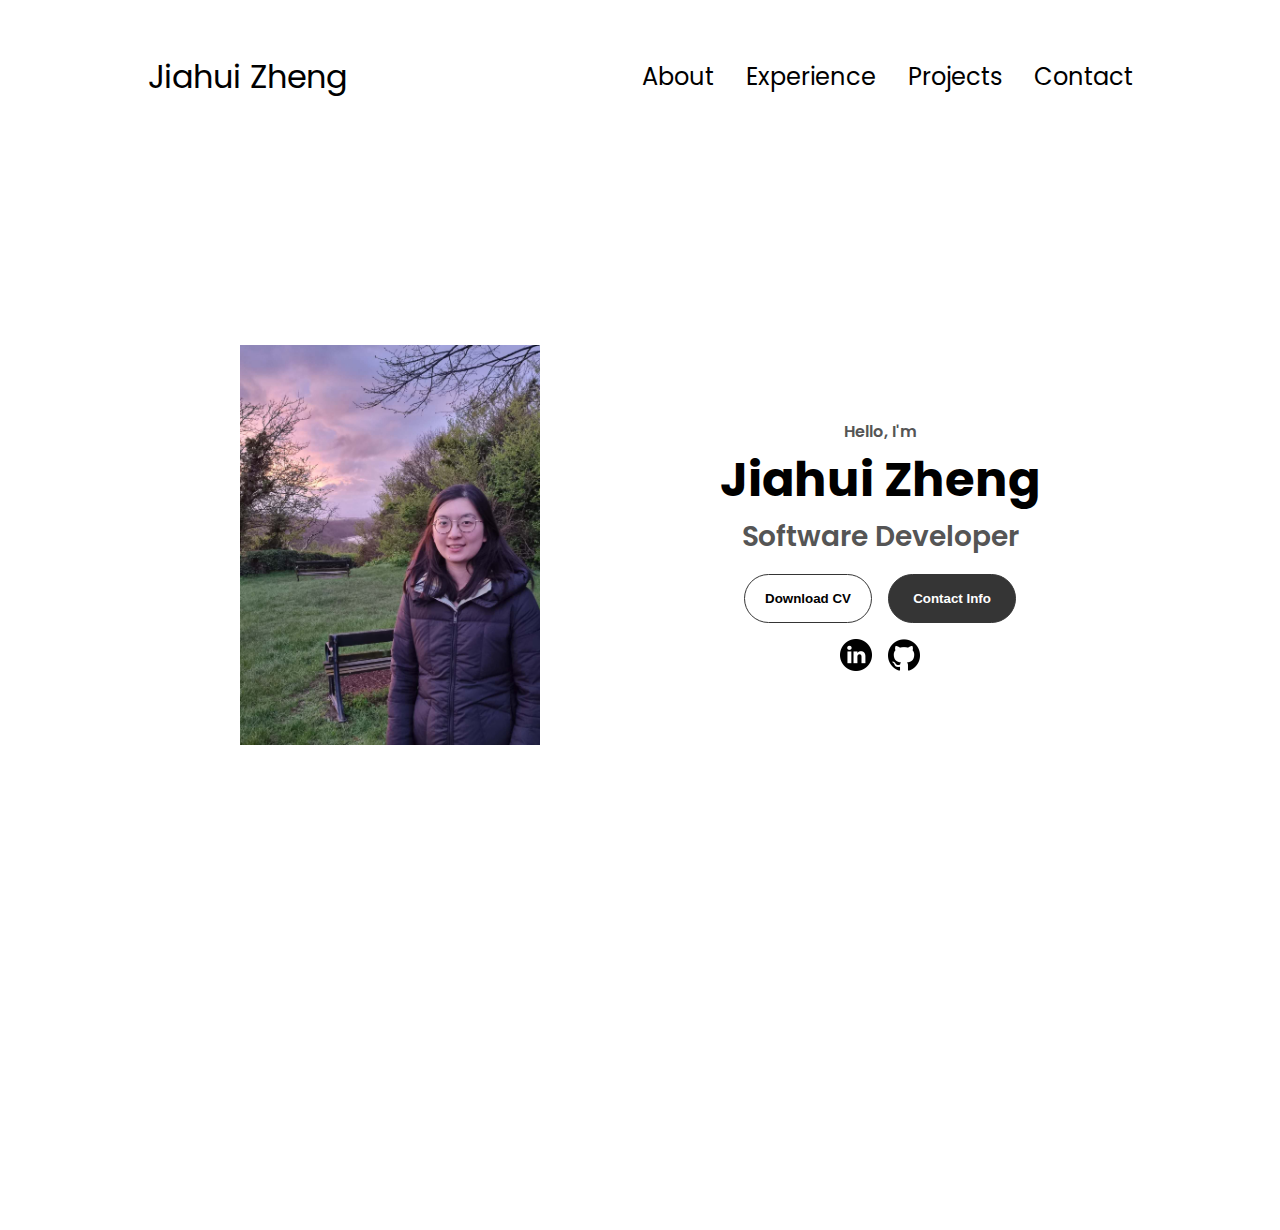
<file: index.html>
<!DOCTYPE html>
<html lang="en">
  <head>
    <meta charset="UTF-8" />
    <meta http-equiv="X-UA-Compatible" content="IE=edge" />
    <meta name="viewport" content="width=device-width, initial-scale=1.0" />
    <title>My Portfolio</title>
    <link rel="stylesheet" href="style.css" />
    <link rel="stylesheet" href="mediaqueries.css" />
  </head>
  <body>
    <nav id="desktop-nav">
      <div class="logo"><a href="index.html">Jiahui Zheng</a></div>
      <div>
        <ul class="nav-links">
          <li><a href="about.html">About</a></li>
          <li><a href="exprience.html">Experience</a></li>
          <li><a href="project.html">Projects</a></li>
          <li><a href="contact.html">Contact</a></li>
        </ul>
      </div>
    </nav>
    <nav id="hamburger-nav">
      <div class="logo">Jiahui Zheng</div>
      <div class="hamburger-menu">
        <div class="hamburger-icon" onclick="toggleMenu()">
          <span></span>
          <span></span>
          <span></span>
        </div>
        <div class="menu-links">
          <li><a href="#about" onclick="toggleMenu()">About</a></li>
          <li><a href="#experience" onclick="toggleMenu()">Experience</a></li>
          <li><a href="#projects" onclick="toggleMenu()">Projects</a></li>
          <li><a href="#contact" onclick="toggleMenu()">Contact</a></li>
        </div>
      </div>
    </nav>
    <section id="profile">
      <div class="section__pic-container">
        <img src="./assets/profile-pic.png" alt="profile picture" />
      </div>
      <div class="section__text">
        <p class="section__text__p1">Hello, I'm</p>
        <h1 class="title">Jiahui Zheng</h1>
        <p class="section__text__p2">Software Developer</p>
        <div class="btn-container">
          <button
            class="btn btn-color-2"
            onclick="window.open('./assets/resume.pdf')"
          >
            Download CV
          </button>
          <button class="btn btn-color-1" onclick="location.href='./#contact'">
            Contact Info
          </button>
        </div>
        <div id="socials-container">
          <img
            src="./assets/linkedin.png"
            alt="My LinkedIn profile"
            class="icon"
            onclick="location.href='https://www.linkedin.com/in/nini-zheng/'"
          />
          <img
            src="./assets/github.png"
            alt="My Github profile"
            class="icon"
            onclick="location.href='https://github.com/'"
          />
        </div>
      </div>
    </section>


    <footer>
      <!-- <p>Copyright &#169; 2023 Jiahui Zheng. All Rights Reserved.</p> -->
    </footer>
    <script src="script.js"></script>

  </body>
</html>
</file>
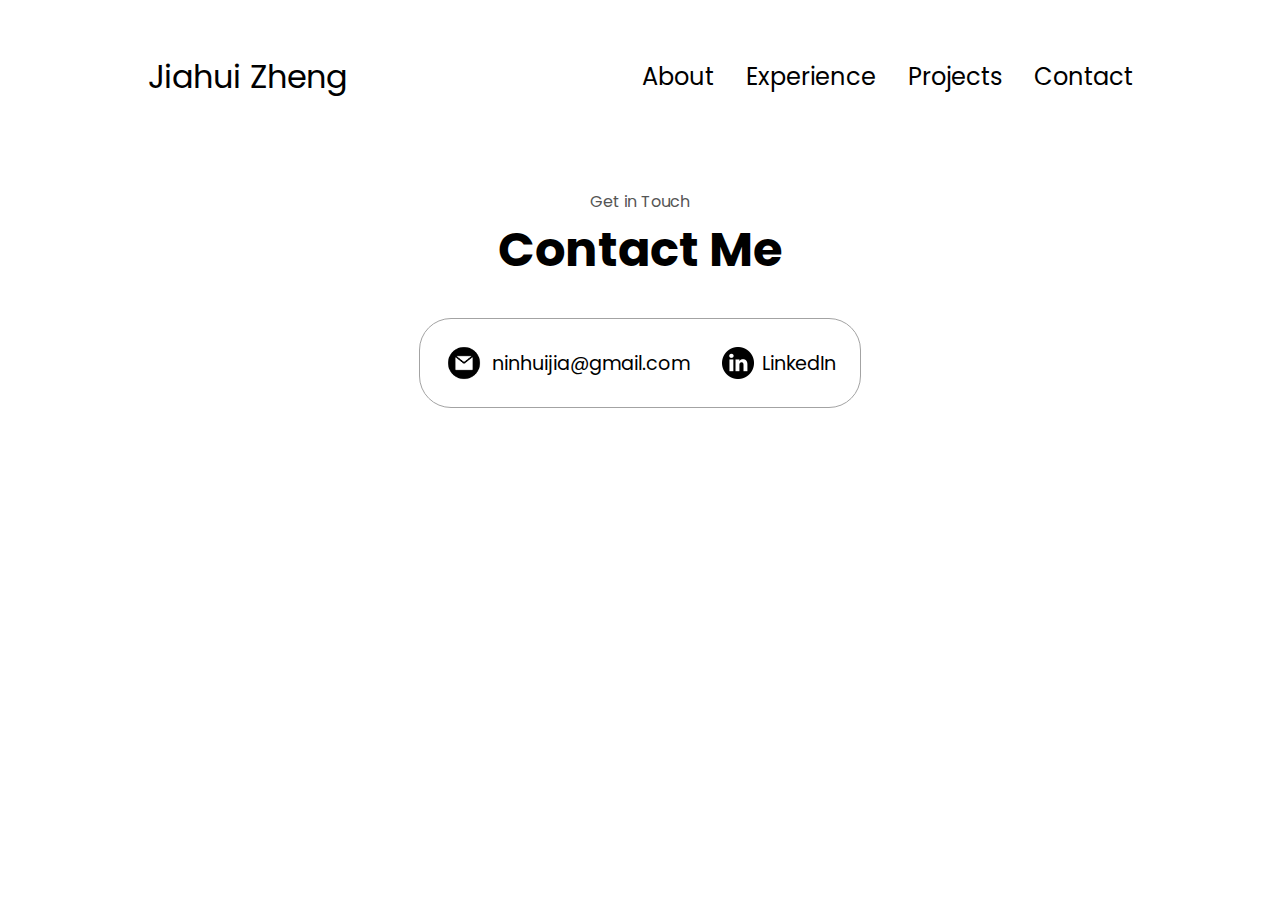
<file: contact.html>
<!DOCTYPE html>
<html lang="en">
  <head>
    <meta charset="UTF-8" />
    <meta http-equiv="X-UA-Compatible" content="IE=edge" />
    <meta name="viewport" content="width=device-width, initial-scale=1.0" />
    <title>My Portfolio</title>
    <link rel="stylesheet" href="style.css" />
    <link rel="stylesheet" href="mediaqueries.css" />
  </head>
  <body>
    <nav id="desktop-nav">
      <div class="logo"><a href="index.html">Jiahui Zheng</a></div>
      <div>
          <ul class="nav-links">
            <li><a href="about.html">About</a></li>
          <li><a href="exprience.html">Experience</a></li>
          <li><a href="project.html">Projects</a></li>
          <li><a href="contact.html">Contact</a></li>
          </ul>
      </div>
    </nav>
    <nav id="hamburger-nav">
      <div class="logo">Jiahui Zheng</div>
      <div class="hamburger-menu">
        <div class="hamburger-icon" onclick="toggleMenu()">
          <span></span>
          <span></span>
          <span></span>
        </div>
        <div class="menu-links">
          <li><a href="#about" onclick="toggleMenu()">About</a></li>
          <li><a href="#experience" onclick="toggleMenu()">Experience</a></li>
          <li><a href="#projects" onclick="toggleMenu()">Projects</a></li>
          <li><a href="#contact" onclick="toggleMenu()">Contact</a></li>
        </div>
      </div>
    </nav>





    <section id="contact">
      <p class="section__text__p1">Get in Touch</p>
      <h1 class="title">Contact Me</h1>
      <div class="contact-info-upper-container">
        <div class="contact-info-container">
          <img
            src="./assets/email.png"
            alt="Email icon"
            class="icon contact-icon email-icon"
          />
          <p><a href="mailto:ninhuijia@gmail.com">ninhuijia@gmail.com</a></p>
        </div>
        <div class="contact-info-container">
          <img
            src="./assets/linkedin.png"
            alt="LinkedIn icon"
            class="icon contact-icon"
          />
          <p><a href="https://www.linkedin.com/in/nini-zheng/">LinkedIn</a></p>
        </div>
      </div>
    </section>
    <footer>


    </footer>
    <script src="script.js"></script>

  </body>
</html>
</file>
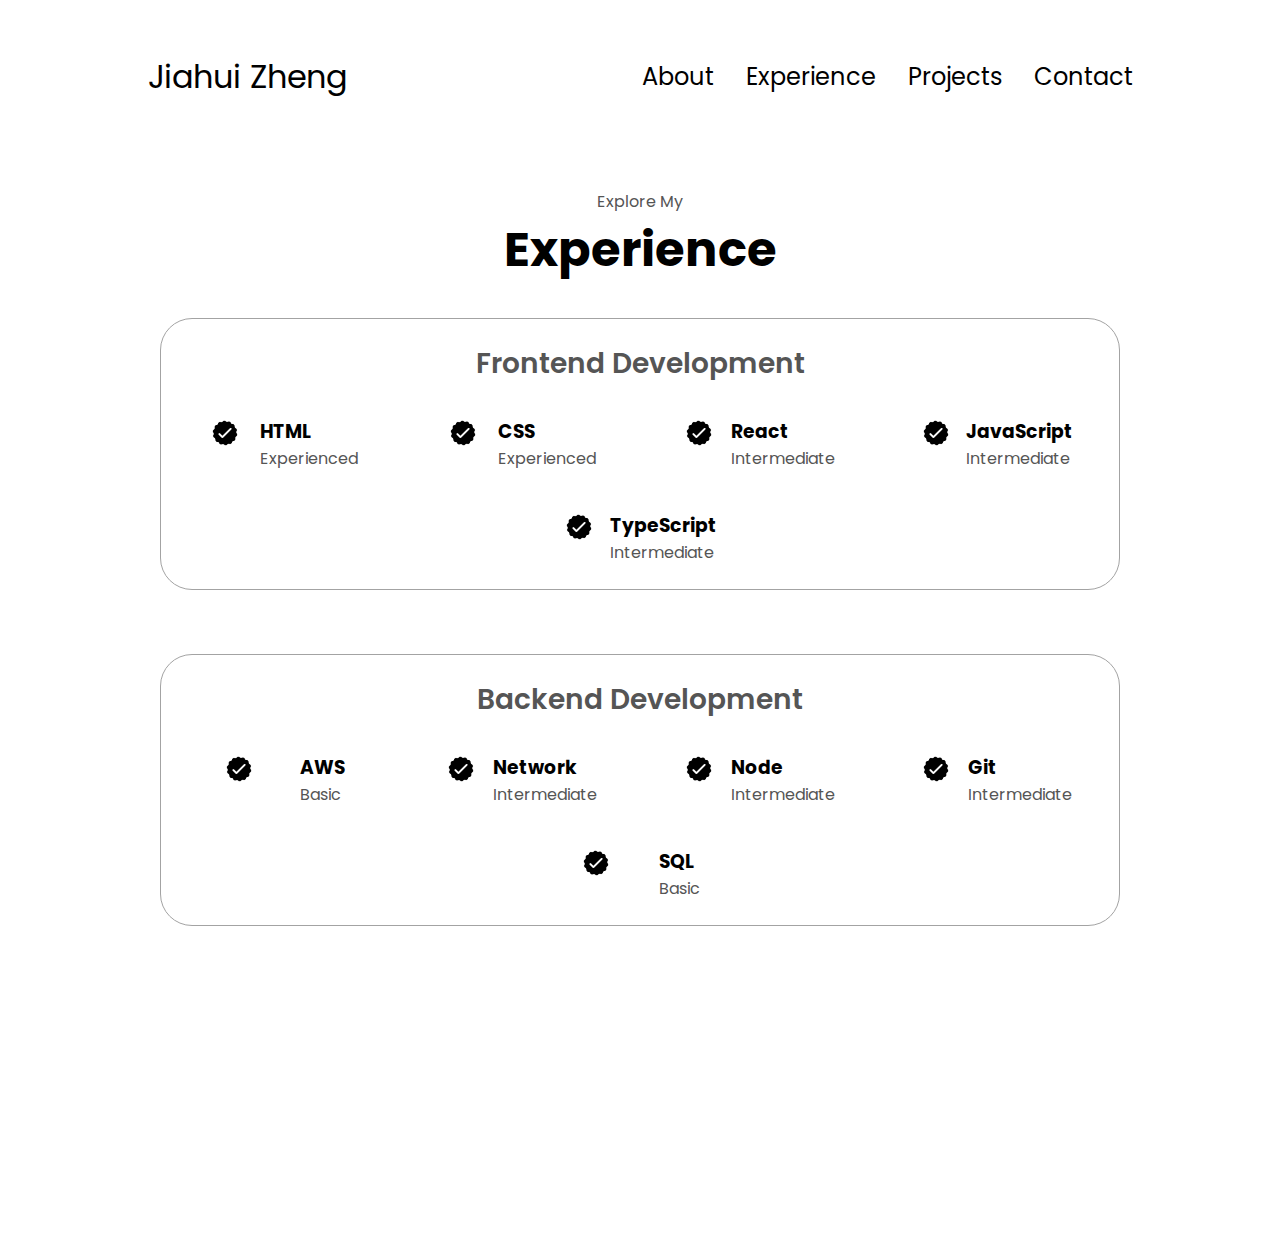
<file: exprience.html>
<!DOCTYPE html>
<html lang="en">
  <head>
    <meta charset="UTF-8" />
    <meta http-equiv="X-UA-Compatible" content="IE=edge" />
    <meta name="viewport" content="width=device-width, initial-scale=1.0" />
    <title>My Portfolio</title>
    <link rel="stylesheet" href="style.css" />
    <link rel="stylesheet" href="mediaqueries.css" />
  </head>
  <body>
    <nav id="desktop-nav">
      <div class="logo"><a href="index.html">Jiahui Zheng</a></div>
      <div>
        <ul class="nav-links">
          <li><a href="about.html">About</a></li>
          <li><a href="exprience.html">Experience</a></li>
          <li><a href="project.html">Projects</a></li>
          <li><a href="contact.html">Contact</a></li>
        </ul>
      </div>
    </nav>
    <nav id="hamburger-nav">
      <div class="logo">Jiahui Zheng</div>
      <div class="hamburger-menu">
        <div class="hamburger-icon" onclick="toggleMenu()">
          <span></span>
          <span></span>
          <span></span>
        </div>
        <div class="menu-links">
          <li><a href="#about" onclick="toggleMenu()">About</a></li>
          <li><a href="#experience" onclick="toggleMenu()">Experience</a></li>
          <li><a href="#projects" onclick="toggleMenu()">Projects</a></li>
          <li><a href="#contact" onclick="toggleMenu()">Contact</a></li>
        </div>
      </div>
    </nav>


    <section id="experience">
      <p class="section__text__p1">Explore My</p>
      <h1 class="title">Experience</h1>
      <div class="experience-details-container">
        <div class="about-containers">
          <div class="details-container">
            <h2 class="experience-sub-title">Frontend Development</h2>
            <div class="article-container">
              <article>
                <img
                  src="./assets/checkmark.png"
                  alt="Experience icon"
                  class="icon"
                />
                <div>
                  <h3>HTML</h3>
                  <p>Experienced</p>
                </div>
              </article>
              <article>
                <img
                  src="./assets/checkmark.png"
                  alt="Experience icon"
                  class="icon"
                />
                <div>
                  <h3>CSS</h3>
                  <p>Experienced</p>
                </div>
              </article>
              <article>
                <img
                  src="./assets/checkmark.png"
                  alt="Experience icon"
                  class="icon"
                />
                <div>
                  <h3>React</h3>
                  <p>Intermediate</p>
                </div>
              </article>
              <article>
                <img
                  src="./assets/checkmark.png"
                  alt="Experience icon"
                  class="icon"
                />
                <div>
                  <h3>JavaScript</h3>
                  <p>Intermediate</p>
                </div>
              </article>
              <article>
                <img
                  src="./assets/checkmark.png"
                  alt="Experience icon"
                  class="icon"
                />
                <div>
                  <h3>TypeScript</h3>
                  <p>Intermediate</p>
                </div>
              </article>

            </div>
          </div>

        </div>
        <div class="about-containers">

        <div class="details-container">
          <h2 class="experience-sub-title">Backend Development</h2>
          <div class="article-container">
            <article>
              <img
                src="./assets/checkmark.png"
                alt="Experience icon"
                class="icon"
              />
              <div>
                <h3>AWS</h3>
                <p>Basic</p>
              </div>
            </article>
            <article>
              <img
                src="./assets/checkmark.png"
                alt="Experience icon"
                class="icon"
              />
              <div>
                <h3>Network</h3>
                <p>Intermediate</p>
              </div>
            </article>
            <article>
              <img
                src="./assets/checkmark.png"
                alt="Experience icon"
                class="icon"
              />
              <div>
                <h3>Node</h3>
                <p>Intermediate</p>
              </div>
            </article>
            <article>
              <img
                src="./assets/checkmark.png"
                alt="Experience icon"
                class="icon"
              />
              <div>
                <h3>Git</h3>
                <p>Intermediate</p>
              </div>
            </article>
            <article>
              <img
                src="./assets/checkmark.png"
                alt="Experience icon"
                class="icon"
              />
              <div>
                <h3>SQL</h3>
                <p>Basic</p>
              </div>
            </article>
          </div>
        </div>
        </div>

      </div>

    </section>


    <footer>

      <!-- <p>Copyright &#169; 2023 Jiahui Zheng. All Rights Reserved.</p> -->
    </footer>
    <script src="script.js"></script>

  </body>
</html>
</file>
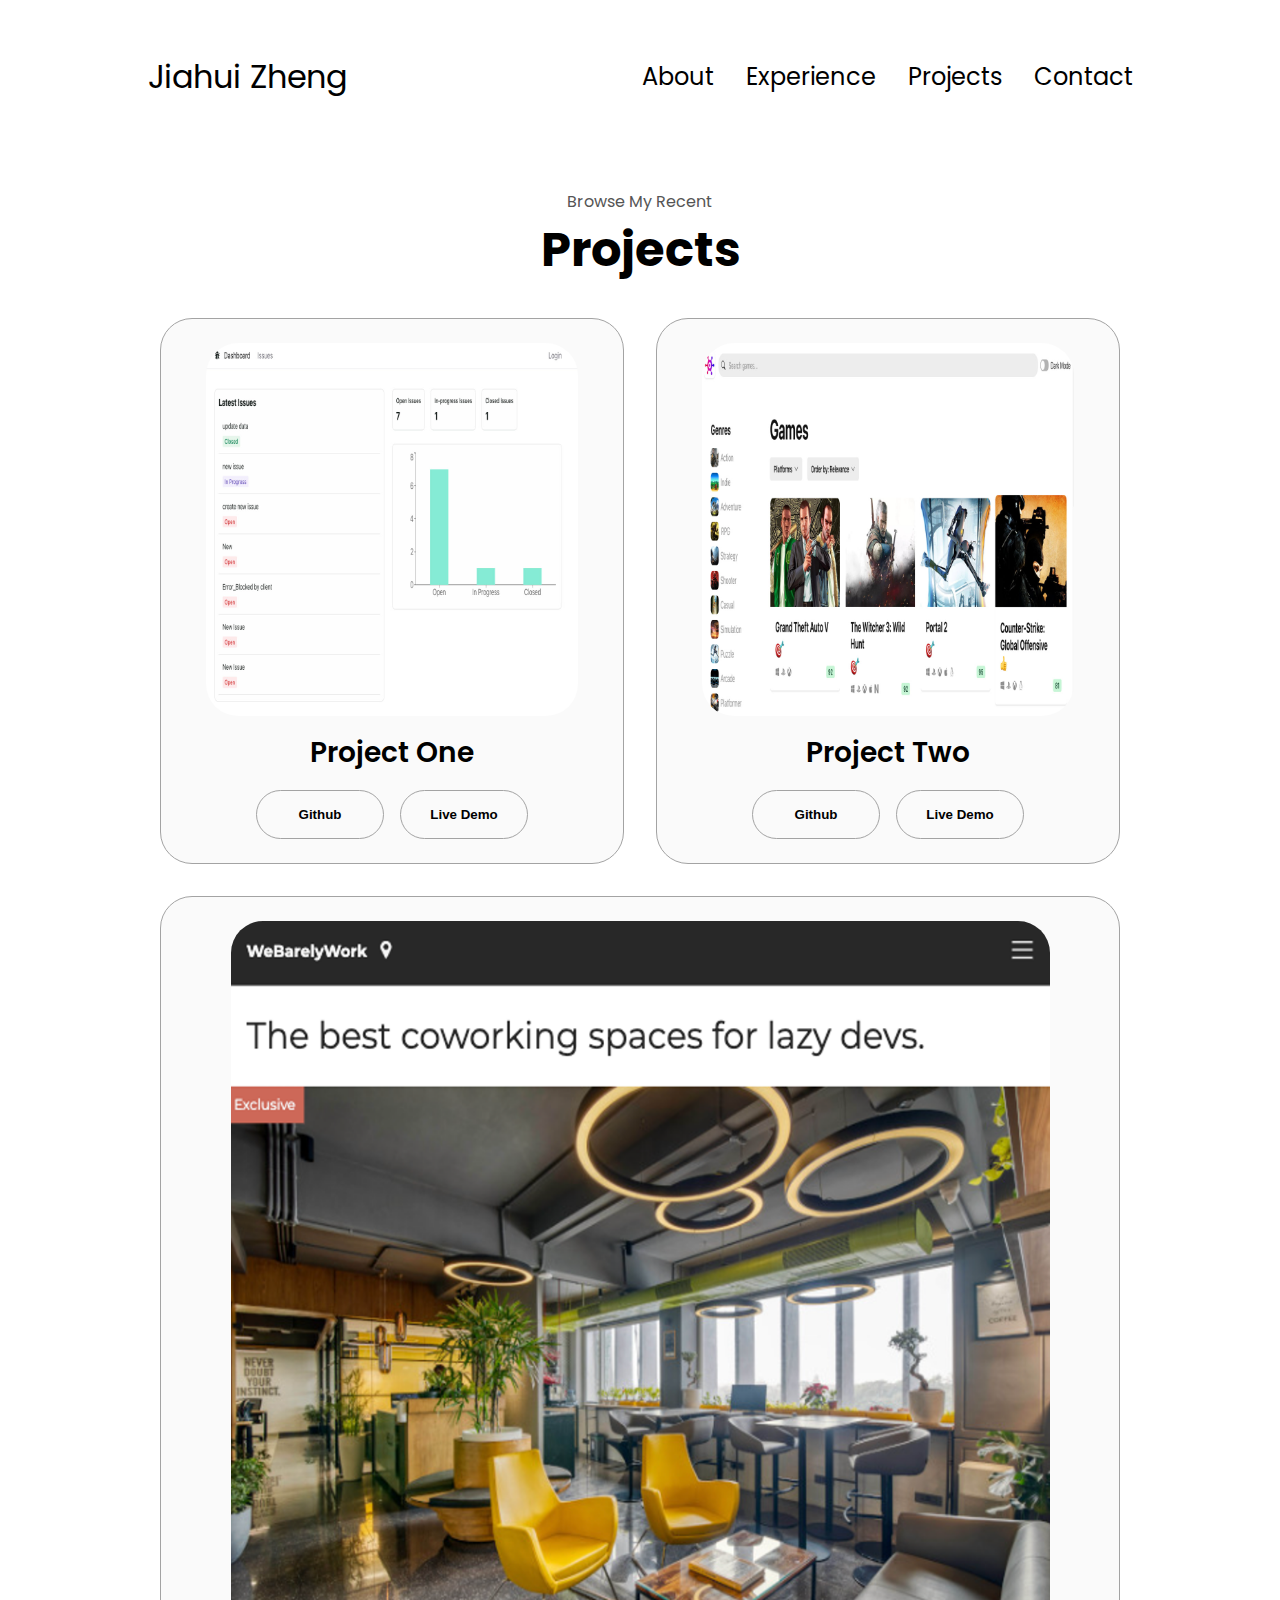
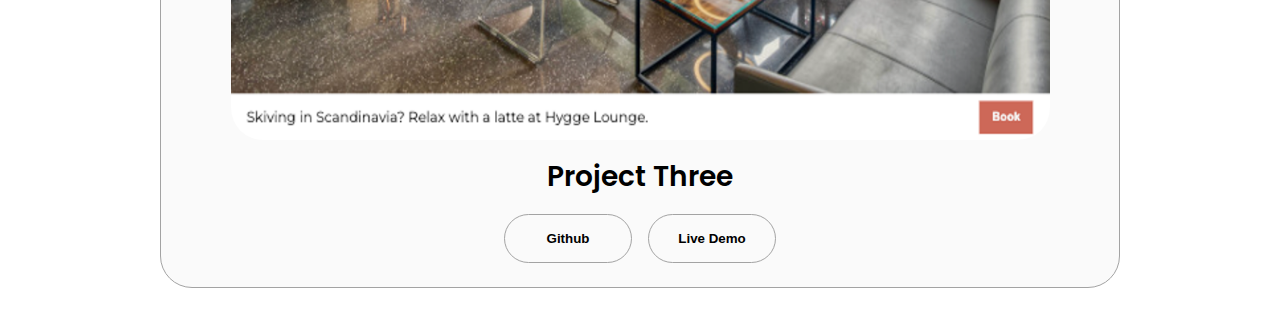
<file: project.html>
<!DOCTYPE html>
<html lang="en">
  <head>
    <meta charset="UTF-8" />
    <meta http-equiv="X-UA-Compatible" content="IE=edge" />
    <meta name="viewport" content="width=device-width, initial-scale=1.0" />
    <title>My Portfolio</title>
    <link rel="stylesheet" href="style.css" />
    <link rel="stylesheet" href="mediaqueries.css" />
  </head>
  <body>
    <nav id="desktop-nav">
      <div class="logo"><a href="index.html">Jiahui Zheng</a></div>
      <div>
        <ul class="nav-links">
          <li><a href="about.html">About</a></li>
          <li><a href="exprience.html">Experience</a></li>
          <li><a href="project.html">Projects</a></li>
          <li><a href="contact.html">Contact</a></li>
        </ul>
      </div>
    </nav>
    <nav id="hamburger-nav">
      <div class="logo">Jiahui Zheng</div>
      <div class="hamburger-menu">
        <div class="hamburger-icon" onclick="toggleMenu()">
          <span></span>
          <span></span>
          <span></span>
        </div>
        <div class="menu-links">
          <li><a href="index.html" onclick="toggleMenu()">About</a></li>
          <li><a href="index.html" onclick="toggleMenu()">Experience</a></li>
          <li><a href="index.html" onclick="toggleMenu()">Projects</a></li>
          <li><a href="index.html" onclick="toggleMenu()">Contact</a></li>
        </div>
      </div>
    </nav>


    <section id="projects">
      <p class="section__text__p1">Browse My Recent</p>
      <h1 class="title">Projects</h1>
      <!-- <div class="experience-details-container"> -->
        <div class="about-containers">
          <div class="details-container color-container">
            <div class="article-container">
              <img
                src="images/Dashboard.png"
                alt="Project 1"
                class="project-img"
              />
            </div>
            <h2 class="experience-sub-title project-title">Project One</h2>
            <div class="btn-container">
              <button
                class="btn btn-color-2 project-btn"
                onclick="location.href='https://github.com/nini-fri/issue-tracker'"
              >
                Github
              </button>
              <button
                class="btn btn-color-2 project-btn"
                onclick="location.href='https://issue-tracker-seven-wheat.vercel.app/'"
              >
                Live Demo
              </button>
            </div>
          </div>
          <div class="details-container color-container">
            <div class="article-container">
              <img
                src="images/Gamehub.png"
                alt="Project 2"
                class="project-img"
              />
            </div>
            <h2 class="experience-sub-title project-title">Project Two</h2>
            <div class="btn-container">
              <button
                class="btn btn-color-2 project-btn"
                onclick="location.href='https://github.com/nini-fri/game-hub'"
              >
                Github
              </button>
              <button
                class="btn btn-color-2 project-btn"
                onclick="location.href='https://game-hub-wheat-two-24.vercel.app/'"
              >
                Live Demo
              </button>
            </div>
          </div>

          <div class="details-container color-container">
            <div class="article-container">
              <img
                src="images/Coworking.png"
                alt="Project 3"
                class="project-img"
              />
            </div>
            <h2 class="experience-sub-title project-title">Project Three</h2>
            <div class="btn-container">
              <button
                class="btn btn-color-2 project-btn"
                onclick="location.href='https://github.com/nini-fri/coworking'"
              >
                Github
              </button>
              <button
                class="btn btn-color-2 project-btn"
                onclick="location.href='https://coworking-five.vercel.app/'"
              >
                Live Demo
              </button>
            </div>
          </div>

        </div>


      <!-- </div> -->


    </section>


  </body>
</html>
</file>
<file: style.css>
/* GENERAL */

@import url("https://fonts.googleapis.com/css2?family=Poppins:wght@300;400;500;600&display=swap");

* {
  margin: 0;
  padding: 0;
}

body {
  font-family: "Poppins", sans-serif;
}

html {
  scroll-behavior: smooth;
}

p {
  color: rgb(85, 85, 85);
}

/* TRANSITION */

a,
.btn {
  transition: all 300ms ease;
}

/* DESKTOP NAV */

nav,
.nav-links {
  display: flex;
}

nav {
  justify-content: space-around;
  align-items: center;
  height: 17vh;
}

.nav-links {
  gap: 2rem;
  list-style: none;
  font-size: 1.5rem;
}

a {
  color: black;
  text-decoration: none;
  text-decoration-color: white;
}

a:hover {
  color: grey;
  text-decoration: underline;
  text-underline-offset: 1rem;
  text-decoration-color: rgb(181, 181, 181);
}

.logo {
  font-size: 2rem;
}

.logo:hover {
  cursor: default;
}

/* HAMBURGER MENU */

#hamburger-nav {
  display: none;
}

.hamburger-menu {
  position: relative;
  display: inline-block;
}

.hamburger-icon {
  display: flex;
  flex-direction: column;
  justify-content: space-between;
  height: 24px;
  width: 30px;
  cursor: pointer;
}

.hamburger-icon span {
  width: 100%;
  height: 2px;
  background-color: black;
  transition: all 0.3 ease-in-out;
}

.menu-links {
  position: absolute;
  top: 100%;
  right: 0;
  background-color: white;
  width: fit-content;
  max-height: 0;
  overflow: hidden;
  transition: all 0.3 ease-in-out;
}

.menu-links a {
  display: block;
  padding: 10px;
  text-align: center;
  font-size: 1.5rem;
  color: black;
  text-decoration: none;
  transition: all 0.3 ease-in-out;
}

.menu-links li {
  list-style: none;
}

.menu-links.open {
  max-height: 300px;
}

.hamburger-icon.open span:first-child {
  transform: rotate(45deg) translate(10px, 5px);
}

.hamburger-icon.open span:nth-child(2) {
  opacity: 0;
}

.hamburger-icon.open span:last-child {
  transform: rotate(-45deg) translate(10px, -5px);
}

.hamburger-icon span:first-child {
  transform: none;
}

.hamburger-icon span:first-child {
  opacity: 1;
}

.hamburger-icon span:first-child {
  transform: none;
}

/* SECTIONS */

section {
  padding-top: 4vh;
  height: 96vh;
  margin: 0 10rem;
  box-sizing: border-box;
  min-height: fit-content;
}

.section-container {
  display: flex;
}

/* PROFILE SECTION */

#profile {
  display: flex;
  justify-content: center;
  gap: 5rem;
  height: 80vh;
}

.section__pic-container {
  display: flex;
  height: 400px;
  width: 400px;
  margin: auto 0;
}

.section__text {
  align-self: center;
  text-align: center;
}

.section__text p {
  font-weight: 600;
}

.section__text__p1 {
  text-align: center;
}

.section__text__p2 {
  font-size: 1.75rem;
  margin-bottom: 1rem;
}

.title {
  font-size: 3rem;
  text-align: center;
}

#socials-container {
  display: flex;
  justify-content: center;
  margin-top: 1rem;
  gap: 1rem;
}

/* ICONS */

.icon {
  cursor: pointer;
  height: 2rem;
}

/* BUTTONS */

.btn-container {
  display: flex;
  justify-content: center;
  gap: 1rem;
}

.btn {
  font-weight: 600;
  transition: all 300ms ease;
  padding: 1rem;
  width: 8rem;
  border-radius: 2rem;
}

.btn-color-1,
.btn-color-2 {
  border: rgb(53, 53, 53) 0.1rem solid;
}

.btn-color-1:hover,
.btn-color-2:hover {
  cursor: pointer;
}

.btn-color-1,
.btn-color-2:hover {
  background: rgb(53, 53, 53);
  color: white;
}

.btn-color-1:hover {
  background: rgb(0, 0, 0);
}

.btn-color-2 {
  background: none;
}

.btn-color-2:hover {
  border: rgb(255, 255, 255) 0.1rem solid;
}

.btn-container {
  gap: 1rem;
}

/* ABOUT SECTION */

#about {
  position: relative;
}

.about-containers {
  gap: 2rem;
  margin-bottom: 2rem;
  margin-top: 2rem;
}

.about-details-container {
  justify-content: center;
  flex-direction: column;
  flex-wrap: wrap;
}

.about-containers,
.about-details-container {
  display: flex;
  flex-wrap: wrap;
}

.about-pic {
  border-radius: 2rem;
}

.arrow {
  position: absolute;
  right: -5rem;
  bottom: 2.5rem;
}

.details-container {
  padding: 1.5rem;
  flex: 1;
  background: white;
  border-radius: 2rem;
  border: rgb(53, 53, 53) 0.1rem solid;
  border-color: rgb(163, 163, 163);
  text-align: center;
}

.section-container {
  gap: 4rem;
  height: 80%;
}

.section__pic-container {
  height: 400px;
  width: 400px;
  margin: auto 0;
}

/* EXPERIENCE SECTION */

#experience {
  position: relative;
}

.experience-sub-title {
  color: rgb(85, 85, 85);
  font-weight: 600;
  font-size: 1.75rem;
  margin-bottom: 2rem;
}

.experience-details-container {
  display: flex;
  justify-content: center;
  flex-direction: column;
}

.article-container {
  display: flex;
  text-align: initial;
  flex-wrap: wrap;
  flex-direction: row;
  gap: 2.5rem;
  justify-content: space-around;
}

article {
  display: flex;
  width: 10rem;
  justify-content: space-around;
  gap: 0.5rem;
}

article .icon {
  cursor: default;
}

/* PROJECTS SECTION */

#projects {
  position: relative;
}

.color-container {
  border-color: rgb(163, 163, 163);
  background: rgb(250, 250, 250);
}

.project-img {
  border-radius: 2rem;
  width: 90%;
  height: 90%;
}

.project-title {
  margin: 1rem;
  color: black;
}

.project-btn {
  color: black;
  border-color: rgb(163, 163, 163);
}

/* CONTACT */

#contact {
  display: flex;
  justify-content: center;
  flex-direction: column;
  height: 70vh;
}

.contact-info-upper-container {
  display: flex;
  justify-content: center;
  border-radius: 2rem;
  border: rgb(53, 53, 53) 0.1rem solid;
  border-color: rgb(163, 163, 163);
  background: (250, 250, 250);
  margin: 2rem auto;
  padding: 0.5rem;
}

.contact-info-container {
  display: flex;
  align-items: center;
  justify-content: center;
  gap: 0.5rem;
  margin: 1rem;
}

.contact-info-container p {
  font-size: larger;
}

.contact-icon {
  cursor: default;
}

.email-icon {
  height: 2.5rem;
}

/* FOOTER SECTION */

footer {
  height: 26vh;
  margin: 0 1rem;
}

footer p {
  text-align: center;
}
</file>
<file: mediaqueries.css>
@media screen and (max-width: 1400px) {
  #profile {
    height: 83vh;
    margin-bottom: 6rem;
  }
  .about-containers {
    flex-wrap: wrap;
  }
  #contact,
  #projects {
    height: fit-content;
  }
}

@media screen and (max-width: 1200px) {
  #desktop-nav {
    display: none;
  }
  #hamburger-nav {
    display: flex;
  }
  #experience,
  .experience-details-container {
    margin-top: 2rem;
  }
  #profile,
  .section-container {
    display: block;
  }
  .arrow {
    display: none;
  }
  section,
  .section-container {
    height: fit-content;
  }
  section {
    margin: 0 5%;
  }
  .section__pic-container {
    width: 275px;
    height: 275px;
    margin: 0 auto 2rem;
  }
  .about-containers {
    margin-top: 0;
  }
}

@media screen and (max-width: 600px) {
  #contact,
  footer {
    height: 40vh;
  }
  #profile {
    height: 83vh;
    margin-bottom: 0;
  }
  article {
    font-size: 1rem;
  }
  footer nav {
    height: fit-content;
    margin-bottom: 2rem;
  }
  .about-containers,
  .contact-info-upper-container,
  .btn-container {
    flex-wrap: wrap;
  }
  .contact-info-container {
    margin: 0;
  }
  .contact-info-container p,
  .nav-links li a {
    font-size: 1rem;
  }
  .experience-sub-title {
    font-size: 1.25rem;
  }
  .logo {
    font-size: 1.5rem;
  }
  .nav-links {
    flex-direction: column;
    gap: 0.5rem;
    text-align: center;
  }
  .section__pic-container {
    width: auto;
    height: 46vw;
    justify-content: center;
  }
  .section__text__p2 {
    font-size: 1.25rem;
  }
  .title {
    font-size: 2rem;
  }
  .text-container {
    text-align: justify;
  }
}
</file>
